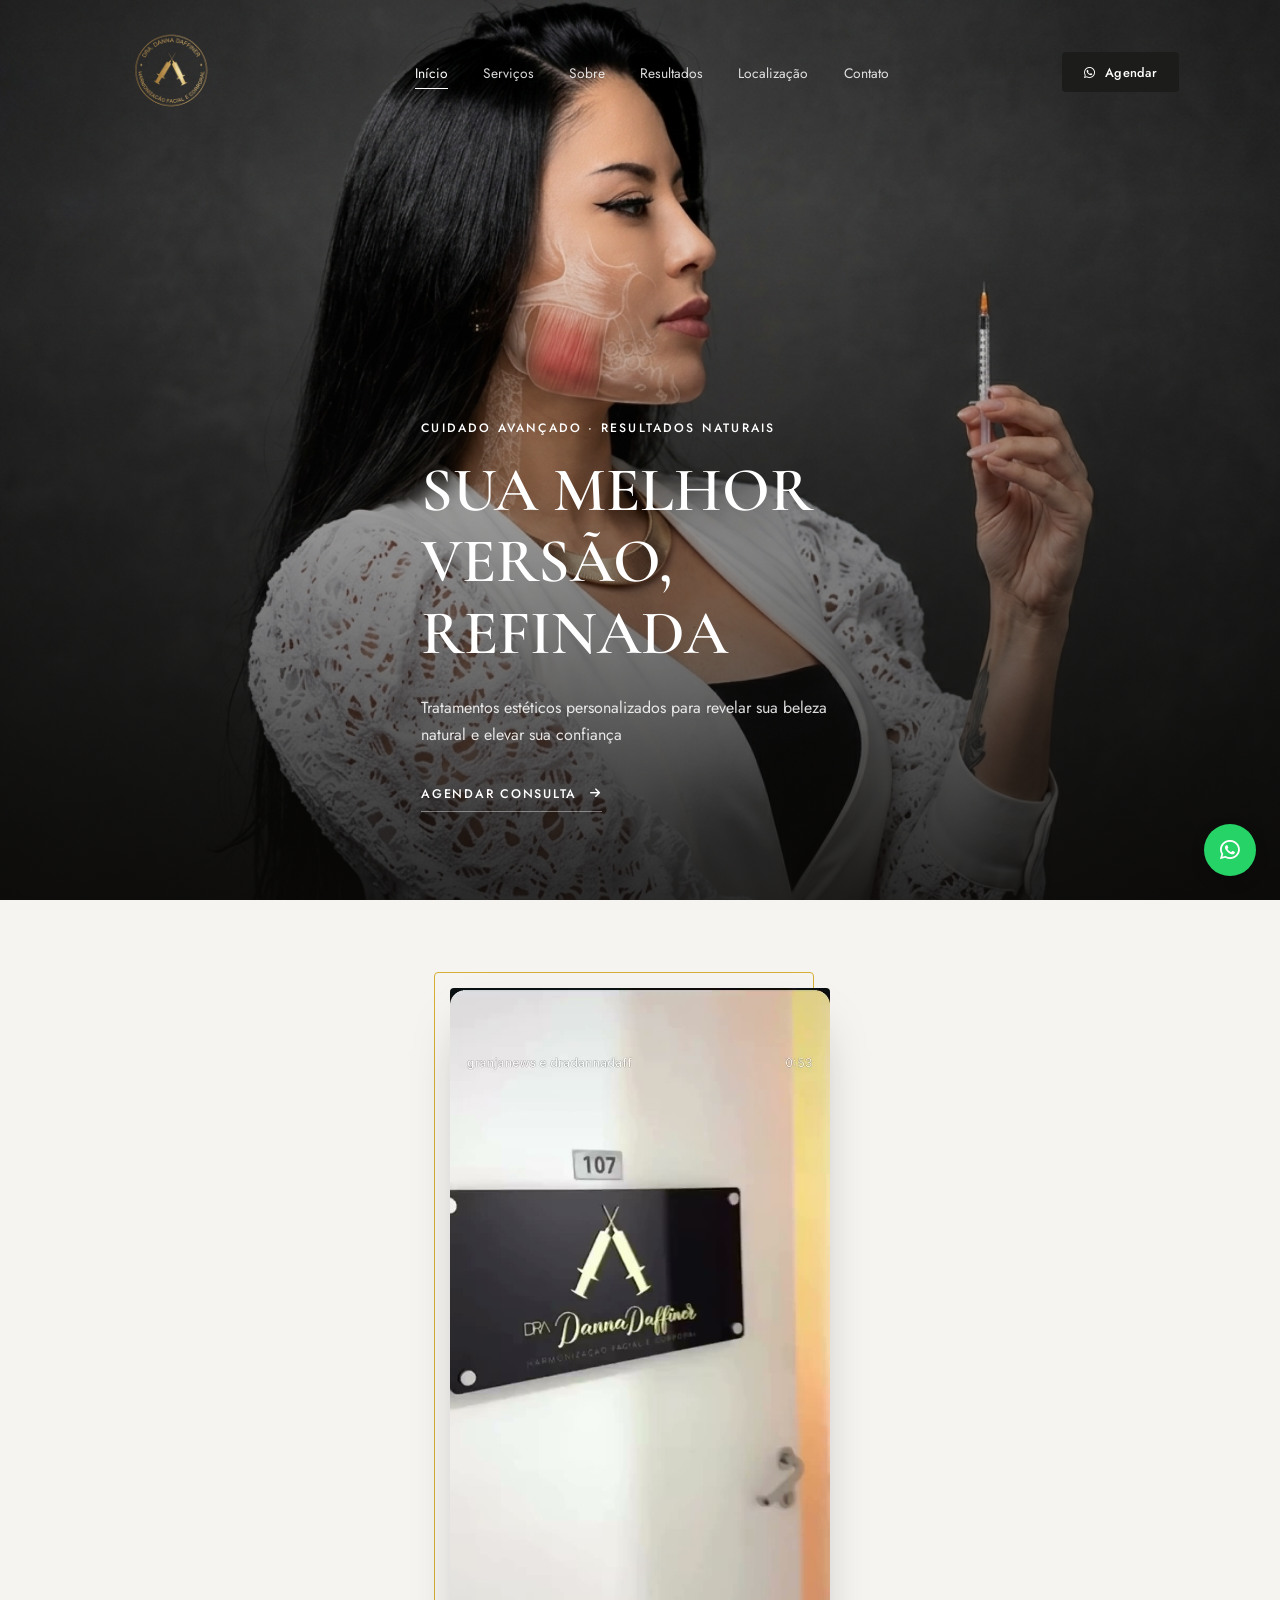
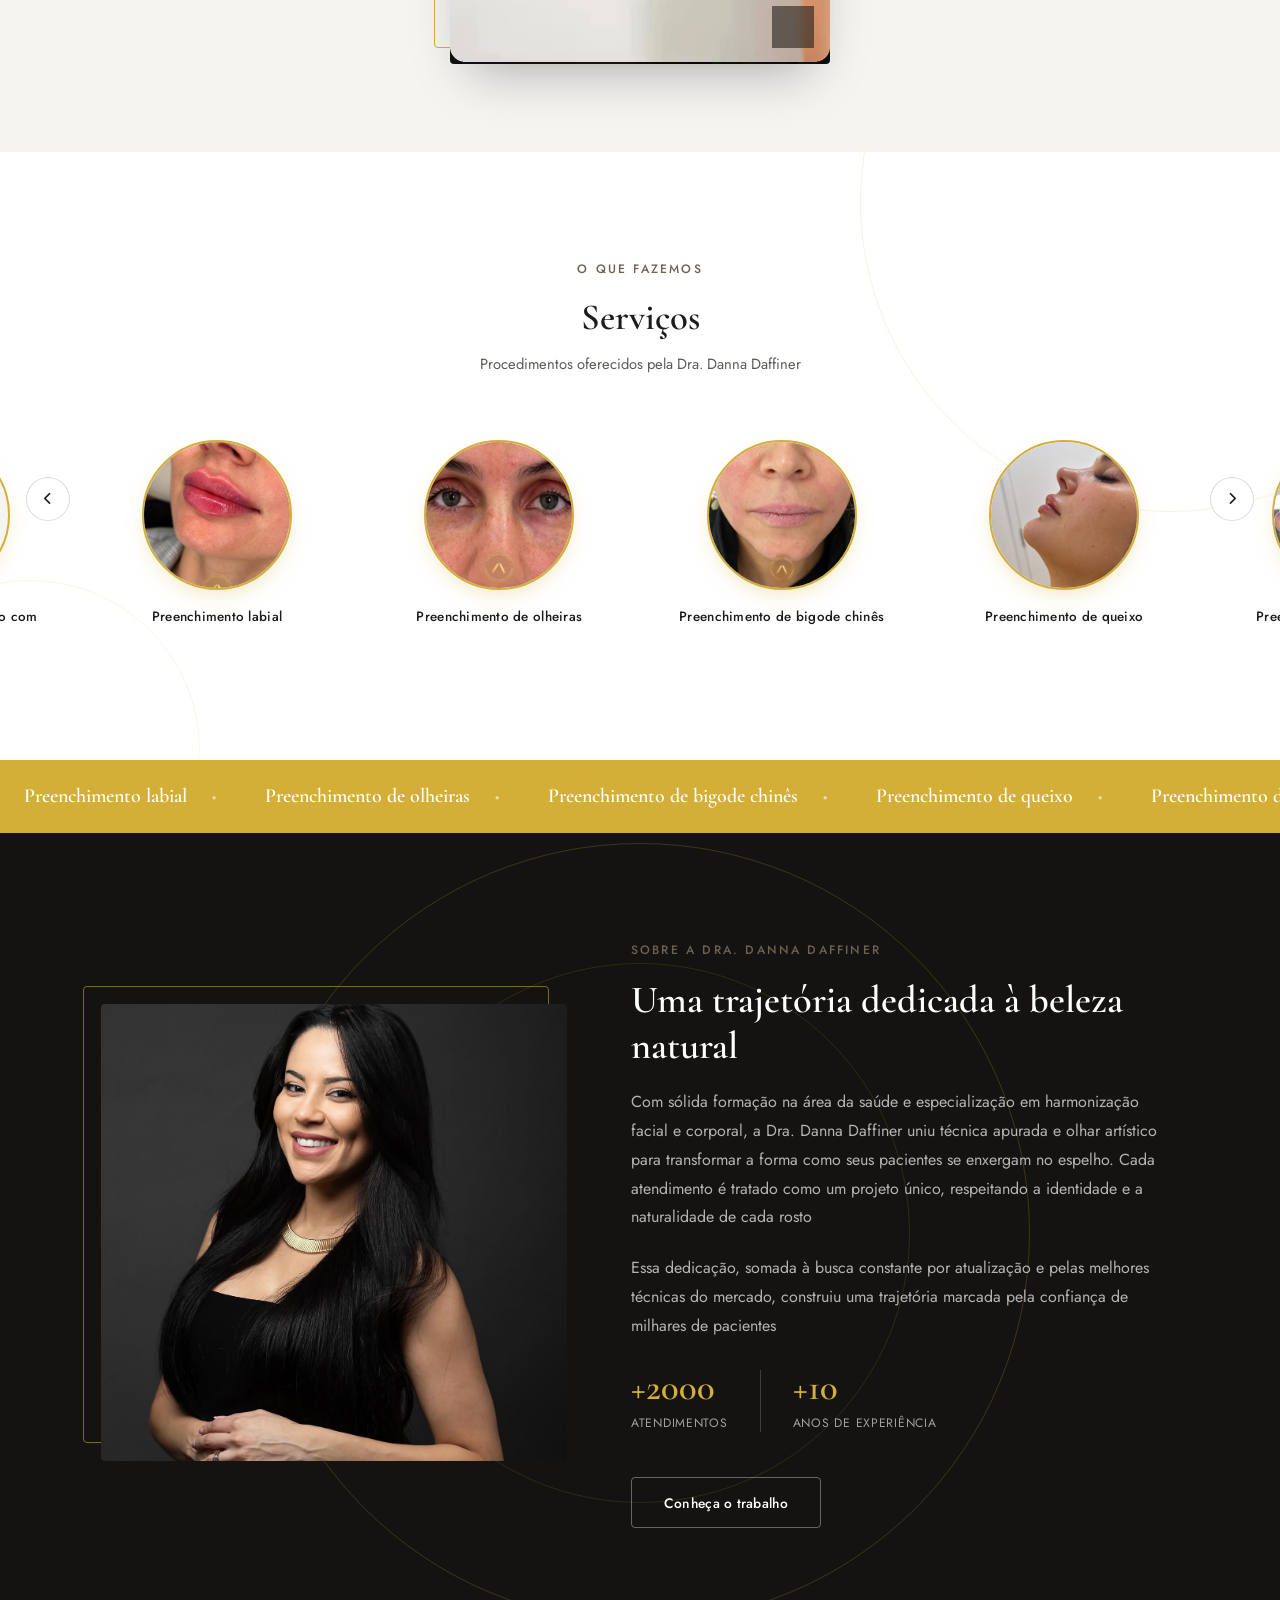
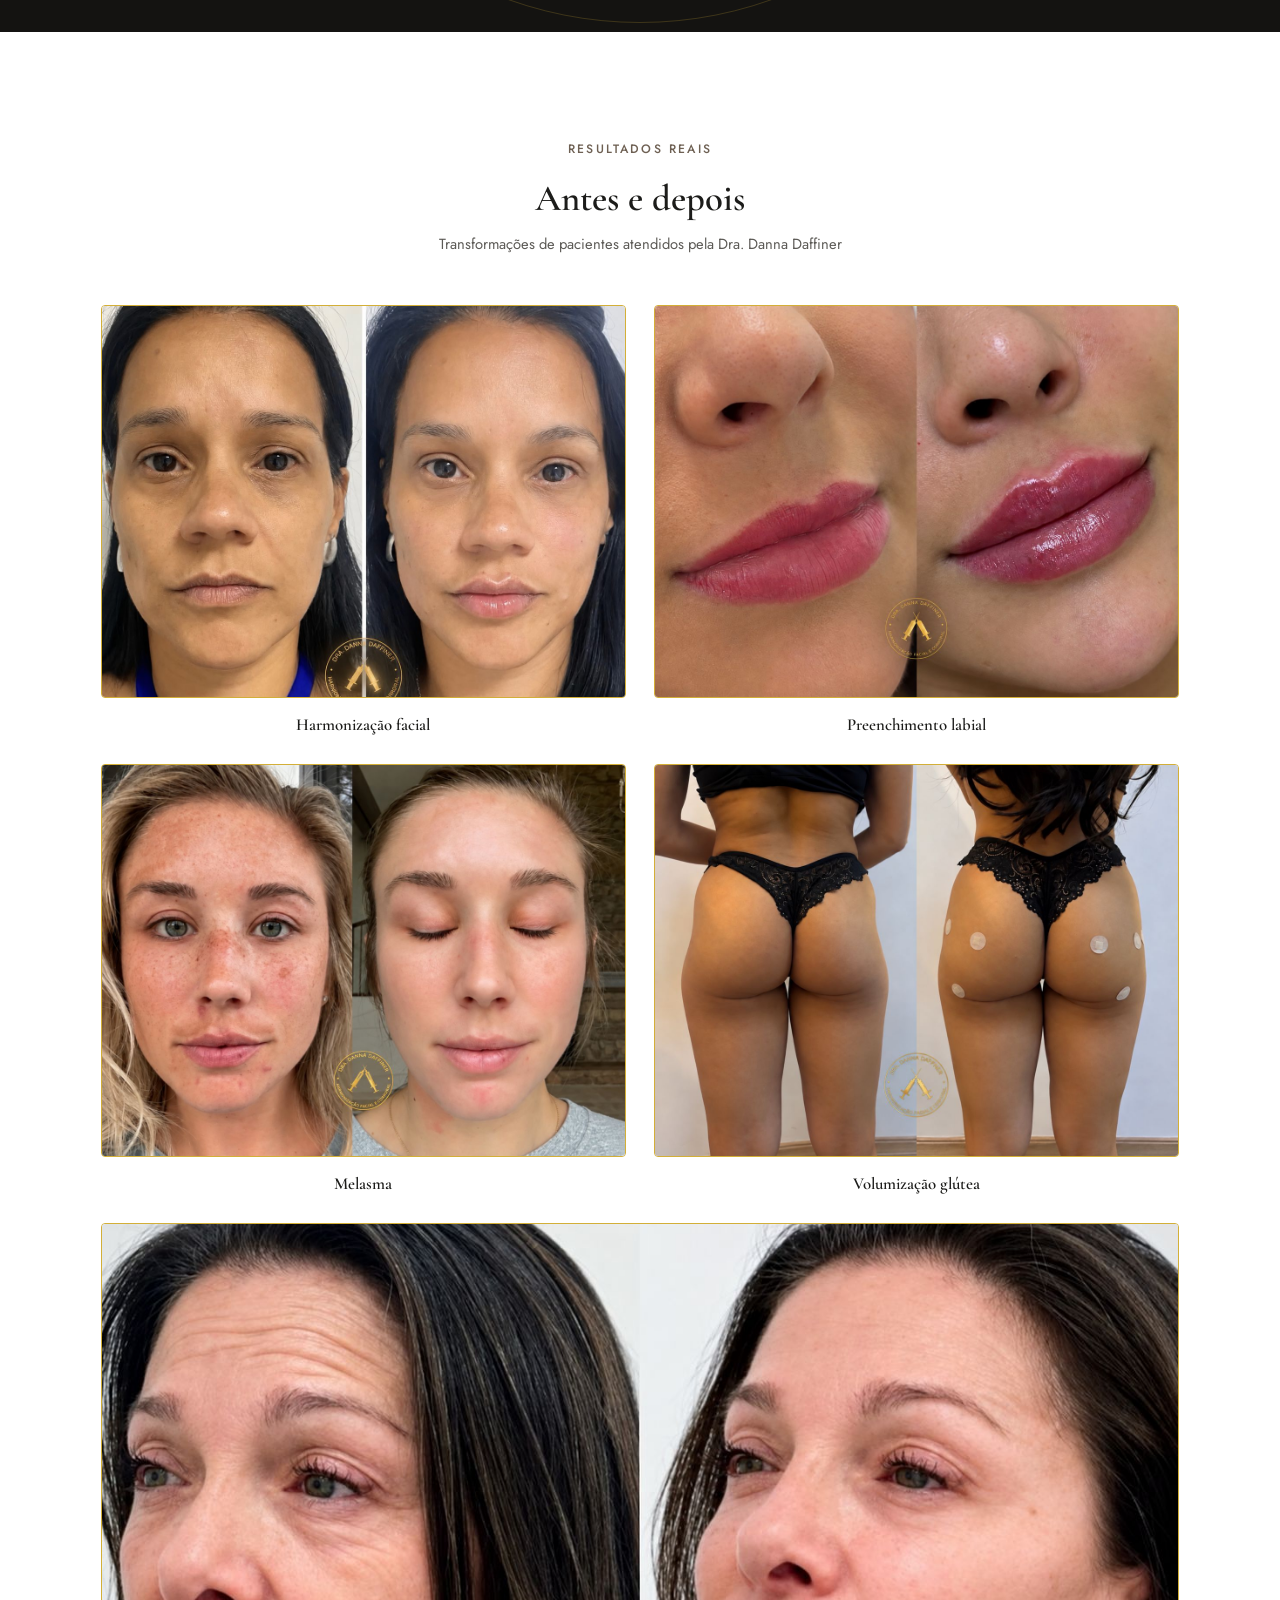
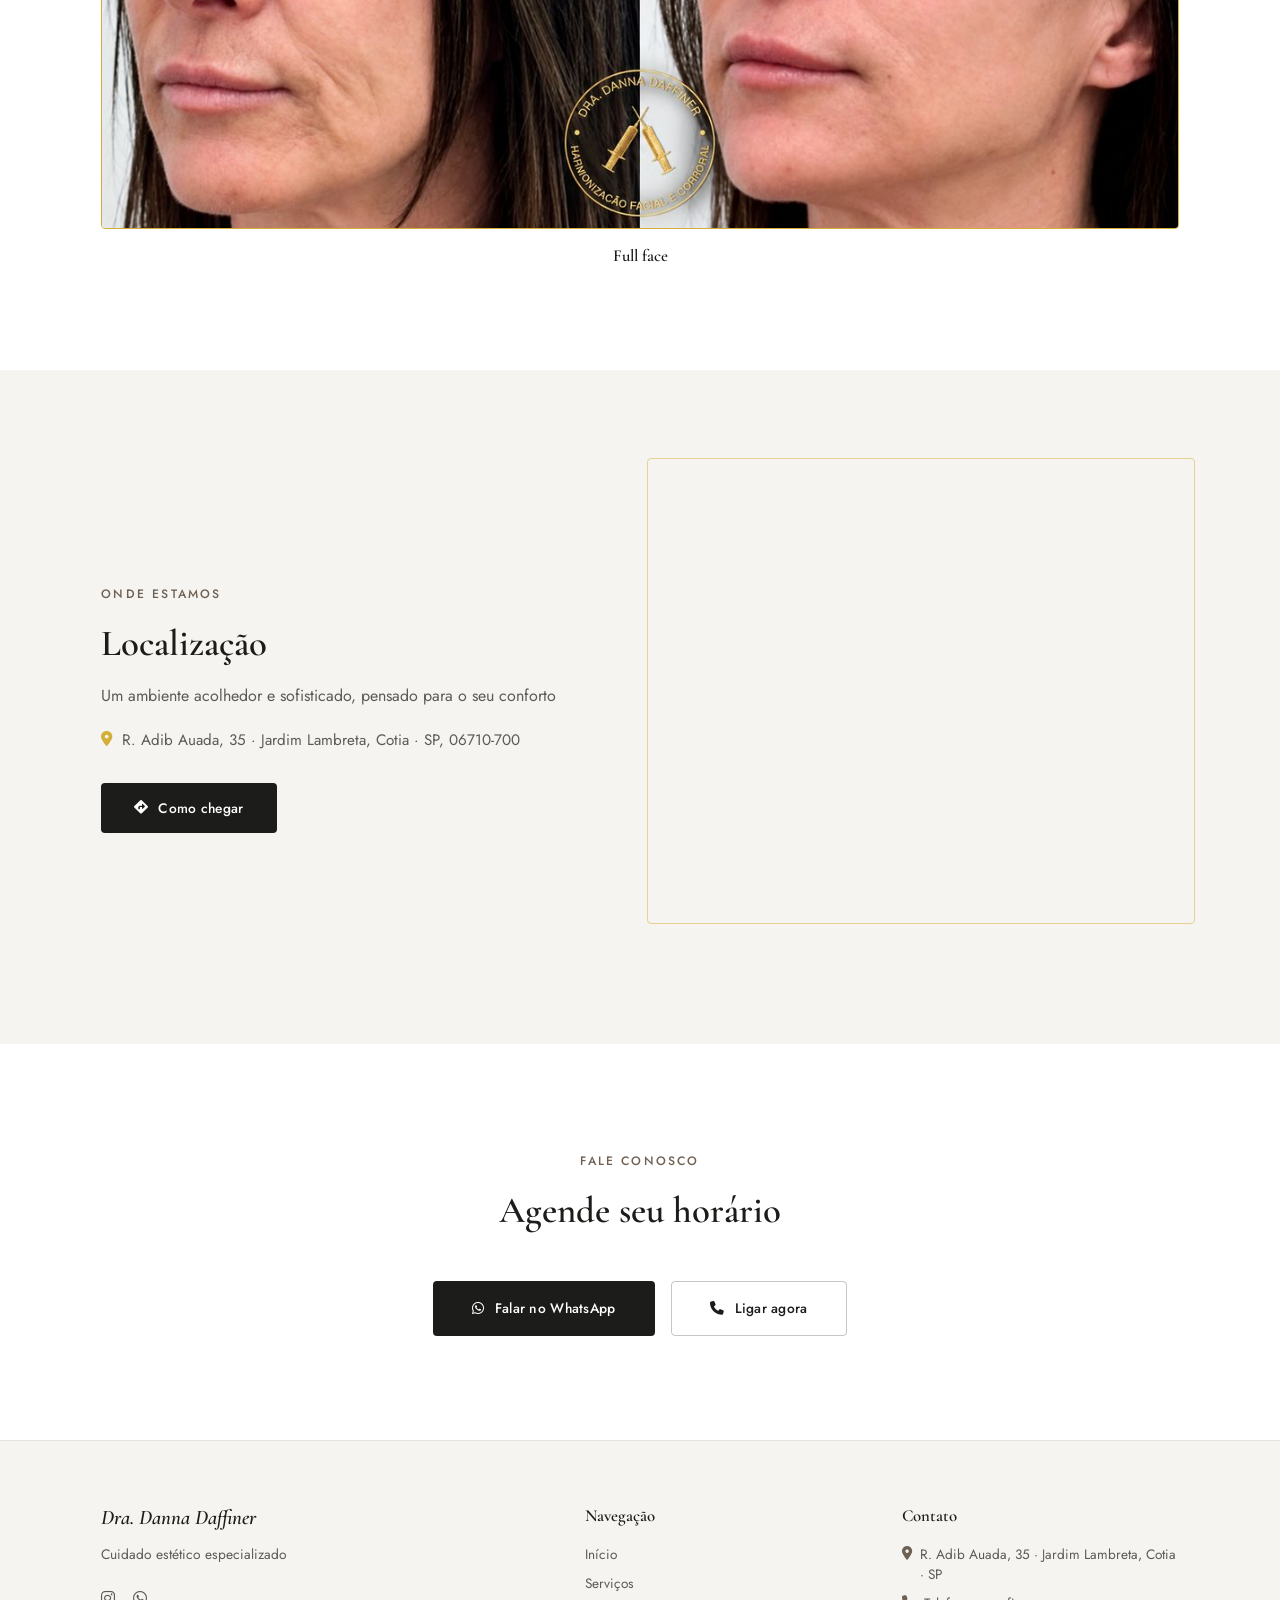
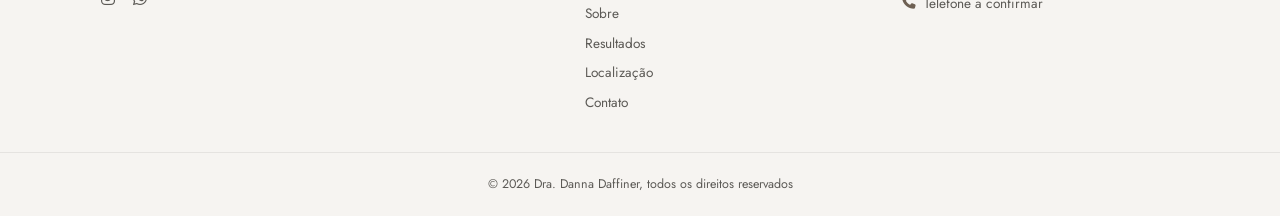
<file: index.html>
<!DOCTYPE html>
<html lang="pt-BR">
<head>
<meta charset="UTF-8">
<meta name="viewport" content="width=device-width, initial-scale=1.0">
<title>Dra. Danna Daffiner | Estética</title>
<meta name="description" content="Dra. Danna Daffiner, cuidado estético especializado">

<link rel="preconnect" href="https://fonts.googleapis.com">
<link rel="preconnect" href="https://fonts.gstatic.com" crossorigin>
<link href="https://fonts.googleapis.com/css2?family=Cormorant+Garamond:wght@400;500;600;700&family=Jost:wght@300;400;500;600&display=swap" rel="stylesheet">

<link rel="stylesheet" href="https://cdnjs.cloudflare.com/ajax/libs/font-awesome/6.5.1/css/all.min.css">
<link rel="stylesheet" href="https://unpkg.com/aos@2.3.4/dist/aos.css">

<link rel="stylesheet" href="css/style.css">
</head>
<body>

<!-- ===== Header ===== -->
<header class="site-header" id="siteHeader">
  <div class="container header-inner">
    <a href="#inicio" class="brand">
      <img src="assets/logo-badge.png" alt="Dra. Danna Daffiner, harmonização facial e corporal" class="brand-logo">
    </a>

    <nav class="main-nav" id="mainNav">
      <ul>
        <li><a href="#inicio" class="active">Início</a></li>
        <li><a href="#servicos">Serviços</a></li>
        <li><a href="#sobre">Sobre</a></li>
        <li><a href="#resultados">Resultados</a></li>
        <li><a href="#localizacao">Localização</a></li>
        <li><a href="#contato">Contato</a></li>
      </ul>
    </nav>

    <div class="header-actions">
      <a href="https://wa.me/5500000000000" target="_blank" rel="noopener" class="btn btn-primary header-cta">
        <i class="fa-brands fa-whatsapp"></i>
        <span>Agendar</span>
      </a>
      <button class="nav-toggle" id="navToggle" aria-label="Abrir menu">
        <span></span><span></span><span></span>
      </button>
    </div>
  </div>

  <nav class="mobile-nav" id="mobileNav">
    <ul>
      <li><a href="#inicio">Início</a></li>
      <li><a href="#servicos">Serviços</a></li>
      <li><a href="#sobre">Sobre</a></li>
      <li><a href="#resultados">Resultados</a></li>
      <li><a href="#localizacao">Localização</a></li>
      <li><a href="#contato">Contato</a></li>
    </ul>
  </nav>
</header>

<main>

  <!-- ===== Hero ===== -->
  <section class="hero" id="inicio" style="background-image:url('assets/Danna.jpg')">
    <div class="container hero-inner">
      <span class="kicker" data-aos="fade-up">Cuidado avançado &middot; Resultados naturais</span>
      <h1 data-aos="fade-up" data-aos-delay="100">Sua melhor<br>versão, refinada</h1>
      <p data-aos="fade-up" data-aos-delay="200">Tratamentos estéticos personalizados para revelar sua beleza natural e elevar sua confiança</p>
      <a href="https://wa.me/5500000000000" target="_blank" rel="noopener" class="hero-cta" data-aos="fade-up" data-aos-delay="300">
        <span>Agendar consulta</span>
        <i class="fa-solid fa-arrow-right"></i>
      </a>
    </div>
  </section>

  <!-- ===== Vídeo ===== -->
  <section class="video-section">
    <div class="container">
      <div class="video-wrap" data-aos="fade-up">
        <div class="video-frame"></div>
        <video
          class="video-player"
          id="heroVideo"
          src="assets/IMG_1367_web.mp4"
          poster="assets/video-poster.jpg"
          autoplay muted loop playsinline>
        </video>
        <button class="video-sound" id="videoSoundToggle" aria-label="Ativar som do vídeo">
          <i class="fa-solid fa-volume-xmark"></i>
        </button>
      </div>
    </div>
  </section>

  <!-- ===== Serviços ===== -->
  <section class="servicos" id="servicos">
    <div class="container">
      <div class="section-head" data-aos="fade-up">
        <span class="kicker">O que fazemos</span>
        <h2>Serviços</h2>
        <p class="section-sub">Procedimentos oferecidos pela Dra. Danna Daffiner</p>
      </div>
    </div>

    <div class="servicos-carousel" data-aos="fade-up">
      <button class="carousel-arrow carousel-prev" id="carouselPrev" aria-label="Procedimento anterior">
        <i class="fa-solid fa-chevron-left"></i>
      </button>

      <div class="servicos-track" id="servicosTrack">
        <div class="servico-item">
          <div class="servico-circle"><img src="assets/svc-labial.jpg" alt="Preenchimento labial" loading="lazy"></div>
          <span class="servico-nome">Preenchimento labial</span>
        </div>
        <div class="servico-item">
          <div class="servico-circle"><img src="assets/svc-olheira.jpg" alt="Preenchimento de olheiras" loading="lazy"></div>
          <span class="servico-nome">Preenchimento de olheiras</span>
        </div>
        <div class="servico-item">
          <div class="servico-circle"><img src="assets/svc-bigode-chines.jpg" alt="Preenchimento de bigode chinês" loading="lazy"></div>
          <span class="servico-nome">Preenchimento de bigode chinês</span>
        </div>
        <div class="servico-item">
          <div class="servico-circle"><img src="assets/svc-queixo.jpg" alt="Preenchimento de queixo" loading="lazy"></div>
          <span class="servico-nome">Preenchimento de queixo</span>
        </div>
        <div class="servico-item">
          <div class="servico-circle"><img src="assets/svc-mandibula.jpg" alt="Preenchimento de mandíbula" loading="lazy"></div>
          <span class="servico-nome">Preenchimento de mandíbula</span>
        </div>
        <div class="servico-item">
          <div class="servico-circle"><img src="assets/svc-botox.jpg" alt="Botox facial" loading="lazy"></div>
          <span class="servico-nome">Botox facial</span>
        </div>
        <div class="servico-item">
          <div class="servico-circle"><img src="assets/svc-botox-axila.jpg" alt="Botox axila" loading="lazy"></div>
          <span class="servico-nome">Botox axila</span>
        </div>
        <div class="servico-item">
          <div class="servico-circle"><img src="assets/svc-botox-gengival.jpg" alt="Botox gengival" loading="lazy"></div>
          <span class="servico-nome">Botox gengival</span>
        </div>
        <div class="servico-item">
          <div class="servico-circle"><i class="fa-regular fa-image"></i></div>
          <span class="servico-nome">Botox Nefertiti</span>
        </div>
        <div class="servico-item">
          <div class="servico-circle"><img src="assets/svc-bioestimulador-facial.jpg" alt="Bioestimulador de colágeno facial" loading="lazy"></div>
          <span class="servico-nome">Bioestimulador de colágeno facial</span>
        </div>
        <div class="servico-item">
          <div class="servico-circle"><i class="fa-regular fa-image"></i></div>
          <span class="servico-nome">Bioestimulador de colágeno pescoço</span>
        </div>
        <div class="servico-item">
          <div class="servico-circle"><img src="assets/svc-bioestimulador-corporal.jpg" alt="Bioestimulador de colágeno corporal" loading="lazy"></div>
          <span class="servico-nome">Bioestimulador de colágeno corporal</span>
        </div>
        <div class="servico-item">
          <div class="servico-circle"><img src="assets/svc-fullface.jpg" alt="Full face" loading="lazy"></div>
          <span class="servico-nome">Full face</span>
        </div>
        <div class="servico-item">
          <div class="servico-circle"><i class="fa-regular fa-image"></i></div>
          <span class="servico-nome">Harmonização facial feminina</span>
        </div>
        <div class="servico-item">
          <div class="servico-circle"><img src="assets/svc-harmonizacao-masculina.jpg" alt="Harmonização facial masculina" loading="lazy"></div>
          <span class="servico-nome">Harmonização facial masculina</span>
        </div>
        <div class="servico-item">
          <div class="servico-circle"><i class="fa-regular fa-image"></i></div>
          <span class="servico-nome">Peeling 3D</span>
        </div>
        <div class="servico-item">
          <div class="servico-circle"><img src="assets/svc-ultraformer.jpg" alt="Ultraformer" loading="lazy"></div>
          <span class="servico-nome">Ultraformer</span>
        </div>
        <div class="servico-item">
          <div class="servico-circle"><img src="assets/svc-melasma.jpg" alt="Melasma" loading="lazy"></div>
          <span class="servico-nome">Melasma</span>
        </div>
        <div class="servico-item">
          <div class="servico-circle"><img src="assets/svc-enzimas.jpg" alt="Enzimas" loading="lazy"></div>
          <span class="servico-nome">Aplicação de enzimas (qualquer região)</span>
        </div>
        <div class="servico-item">
          <div class="servico-circle"><img src="assets/svc-tricologia.jpg" alt="Tricologia" loading="lazy"></div>
          <span class="servico-nome">Tricologia</span>
        </div>
        <div class="servico-item">
          <div class="servico-circle"><i class="fa-regular fa-image"></i></div>
          <span class="servico-nome">PDRN</span>
        </div>
        <div class="servico-item">
          <div class="servico-circle"><i class="fa-regular fa-image"></i></div>
          <span class="servico-nome">Fios de sustentação Silhouette</span>
        </div>
        <div class="servico-item">
          <div class="servico-circle"><img src="assets/svc-profhilo.jpg" alt="Profhilo" loading="lazy"></div>
          <span class="servico-nome">Profhilo</span>
        </div>
        <div class="servico-item">
          <div class="servico-circle"><i class="fa-regular fa-image"></i></div>
          <span class="servico-nome">Relaxamento muscular</span>
        </div>
        <div class="servico-item">
          <div class="servico-circle"><img src="assets/svc-gluteo.jpg" alt="Preenchimento de glúteos" loading="lazy"></div>
          <span class="servico-nome">Preenchimento de glúteos</span>
        </div>
        <div class="servico-item">
          <div class="servico-circle"><i class="fa-regular fa-image"></i></div>
          <span class="servico-nome">Volumização com ácido hialurônico</span>
        </div>
        <div class="servico-item">
          <div class="servico-circle"><i class="fa-regular fa-image"></i></div>
          <span class="servico-nome">Remoção de preenchimento com hialuronidase</span>
        </div>
      </div>

      <button class="carousel-arrow carousel-next" id="carouselNext" aria-label="Próximo procedimento">
        <i class="fa-solid fa-chevron-right"></i>
      </button>
    </div>
  </section>

  <!-- ===== Marquee de procedimentos ===== -->
  <div class="procedimentos-marquee" aria-hidden="true">
    <div class="marquee-track">
      <span class="marquee-group">
        <span>Preenchimento labial</span>
        <span>Preenchimento de olheiras</span>
        <span>Preenchimento de bigode chinês</span>
        <span>Preenchimento de queixo</span>
        <span>Preenchimento de mandíbula</span>
        <span>Botox facial</span>
        <span>Botox axila</span>
        <span>Botox gengival</span>
        <span>Botox Nefertiti</span>
        <span>Bioestimulador de colágeno</span>
        <span>Full face</span>
        <span>Harmonização facial feminina</span>
        <span>Harmonização facial masculina</span>
        <span>Peeling 3D</span>
        <span>Ultraformer</span>
        <span>Melasma</span>
        <span>Enzimas</span>
        <span>Tricologia</span>
        <span>PDRN</span>
        <span>Fios de sustentação Silhouette</span>
        <span>Profhilo</span>
        <span>Relaxamento muscular</span>
        <span>Preenchimento de glúteos</span>
        <span>Ácido hialurônico</span>
        <span>Remoção de preenchimento com hialuronidase</span>
      </span>
      <span class="marquee-group">
        <span>Preenchimento labial</span>
        <span>Preenchimento de olheiras</span>
        <span>Preenchimento de bigode chinês</span>
        <span>Preenchimento de queixo</span>
        <span>Preenchimento de mandíbula</span>
        <span>Botox facial</span>
        <span>Botox axila</span>
        <span>Botox gengival</span>
        <span>Botox Nefertiti</span>
        <span>Bioestimulador de colágeno</span>
        <span>Full face</span>
        <span>Harmonização facial feminina</span>
        <span>Harmonização facial masculina</span>
        <span>Peeling 3D</span>
        <span>Ultraformer</span>
        <span>Melasma</span>
        <span>Enzimas</span>
        <span>Tricologia</span>
        <span>PDRN</span>
        <span>Fios de sustentação Silhouette</span>
        <span>Profhilo</span>
        <span>Relaxamento muscular</span>
        <span>Preenchimento de glúteos</span>
        <span>Ácido hialurônico</span>
        <span>Remoção de preenchimento com hialuronidase</span>
      </span>
    </div>
  </div>

  <!-- ===== Sobre ===== -->
  <section class="sobre" id="sobre">
    <div class="container sobre-inner">
      <div class="sobre-media" data-aos="fade-up">
        <div class="sobre-frame"></div>
        <img src="assets/Danna3.PNG" alt="Dra. Danna Daffiner">
      </div>

      <div class="sobre-content">
        <span class="kicker" data-aos="fade-up">Sobre a Dra. Danna Daffiner</span>
        <h2 data-aos="fade-up" data-aos-delay="100">Uma trajetória dedicada à beleza natural</h2>
        <p data-aos="fade-up" data-aos-delay="200">Com sólida formação na área da saúde e especialização em harmonização facial e corporal, a Dra. Danna Daffiner uniu técnica apurada e olhar artístico para transformar a forma como seus pacientes se enxergam no espelho. Cada atendimento é tratado como um projeto único, respeitando a identidade e a naturalidade de cada rosto</p>
        <p data-aos="fade-up" data-aos-delay="300">Essa dedicação, somada à busca constante por atualização e pelas melhores técnicas do mercado, construiu uma trajetória marcada pela confiança de milhares de pacientes</p>

        <div class="sobre-stats" data-aos="fade-up" data-aos-delay="400">
          <div class="sobre-stat">
            <strong>+2000</strong>
            <span>Atendimentos</span>
          </div>
          <div class="sobre-stat-divider"></div>
          <div class="sobre-stat">
            <strong>+10</strong>
            <span>Anos de experiência</span>
          </div>
        </div>

        <a href="#contato" class="btn btn-outline" data-aos="fade-up" data-aos-delay="500">
          <span>Conheça o trabalho</span>
        </a>
      </div>
    </div>
  </section>

  <!-- ===== Antes e Depois ===== -->
  <section class="resultados" id="resultados">
    <div class="container">
      <div class="section-head" data-aos="fade-up">
        <span class="kicker">Resultados reais</span>
        <h2>Antes e depois</h2>
        <p class="section-sub">Transformações de pacientes atendidos pela Dra. Danna Daffiner</p>
      </div>

      <div class="resultados-grid">
        <div class="resultado-item" data-aos="fade-up" data-aos-delay="0">
          <img src="assets/antd_harmonização facial.jpg" alt="Antes e depois de harmonização facial">
          <span class="resultado-nome">Harmonização facial</span>
        </div>
        <div class="resultado-item" data-aos="fade-up" data-aos-delay="100">
          <img src="assets/antd_preenchimento labial.jpg" alt="Antes e depois de preenchimento labial">
          <span class="resultado-nome">Preenchimento labial</span>
        </div>
        <div class="resultado-item" data-aos="fade-up" data-aos-delay="200">
          <img src="assets/antd_Melasma.jpg" alt="Antes e depois de tratamento de melasma">
          <span class="resultado-nome">Melasma</span>
        </div>
        <div class="resultado-item" data-aos="fade-up" data-aos-delay="300">
          <img src="assets/antd_volumização glútea.jpg" alt="Antes e depois de volumização glútea">
          <span class="resultado-nome">Volumização glútea</span>
        </div>
        <div class="resultado-item" data-aos="fade-up" data-aos-delay="400">
          <img src="assets/antd_full face.jpg" alt="Antes e depois de full face">
          <span class="resultado-nome">Full face</span>
        </div>
      </div>
    </div>
  </section>

  <!-- ===== Localização ===== -->
  <section class="localizacao" id="localizacao">
    <div class="container localizacao-inner">
      <div class="localizacao-content" data-aos="fade-up">
        <span class="kicker">Onde estamos</span>
        <h2>Localização</h2>
        <p>Um ambiente acolhedor e sofisticado, pensado para o seu conforto</p>
        <p class="localizacao-endereco">
          <i class="fa-solid fa-location-dot"></i>
          R. Adib Auada, 35 &middot; Jardim Lambreta, Cotia &middot; SP, 06710&#8209;700
        </p>
        <a href="https://www.google.com/maps/place/R.+Adib+Auada,+35+-+Jardim+Lambreta,+Cotia+-+SP,+06710-700/@-23.5927745,-46.8340547,17z/data=!3m1!4b1!4m6!3m5!1s0x94cfaab0b6d28b71:0x5ccc860efebb8f0e!8m2!3d-23.5927745!4d-46.8340547!16s%2Fg%2F11sn00ng99?entry=ttu"
           target="_blank" rel="noopener" class="btn btn-primary">
          <i class="fa-solid fa-diamond-turn-right"></i>
          <span>Como chegar</span>
        </a>
      </div>

      <div class="localizacao-mapa" data-aos="fade-up" data-aos-delay="150">
        <div class="localizacao-frame"></div>
        <div class="localizacao-mapa-inner">
          <iframe
            src="https://www.google.com/maps?q=R.+Adib+Auada,+35+-+Jardim+Lambreta,+Cotia+-+SP,+06710-700&output=embed"
            width="100%" height="100%" style="border:0" allowfullscreen loading="lazy"
            referrerpolicy="no-referrer-when-downgrade" title="Localização da Dra. Danna Daffiner no mapa">
          </iframe>
        </div>
      </div>
    </div>
  </section>

  <!-- ===== Contato ===== -->
  <section class="contato" id="contato">
    <div class="container">
      <div class="section-head" data-aos="fade-up">
        <span class="kicker">Fale conosco</span>
        <h2>Agende seu horário</h2>
      </div>
      <div class="contato-actions" data-aos="fade-up" data-aos-delay="100">
        <a href="https://wa.me/5500000000000" target="_blank" rel="noopener" class="btn btn-primary btn-lg">
          <i class="fa-brands fa-whatsapp"></i>
          <span>Falar no WhatsApp</span>
        </a>
        <a href="tel:+5500000000000" class="btn btn-outline btn-lg">
          <i class="fa-solid fa-phone"></i>
          <span>Ligar agora</span>
        </a>
      </div>
    </div>
  </section>
</main>

<!-- ===== Footer ===== -->
<footer class="site-footer">
  <div class="container footer-inner">
    <div class="footer-brand">
      <span class="footer-logo">Dra. Danna Daffiner</span>
      <p>Cuidado estético especializado</p>
      <div class="footer-social">
        <a href="#" aria-label="Instagram"><i class="fa-brands fa-instagram"></i></a>
        <a href="https://wa.me/5500000000000" aria-label="WhatsApp"><i class="fa-brands fa-whatsapp"></i></a>
      </div>
    </div>

    <div class="footer-col">
      <h4>Navegação</h4>
      <ul>
        <li><a href="#inicio">Início</a></li>
        <li><a href="#servicos">Serviços</a></li>
        <li><a href="#sobre">Sobre</a></li>
        <li><a href="#resultados">Resultados</a></li>
        <li><a href="#localizacao">Localização</a></li>
        <li><a href="#contato">Contato</a></li>
      </ul>
    </div>

    <div class="footer-col">
      <h4>Contato</h4>
      <ul>
        <li><i class="fa-solid fa-location-dot"></i> R. Adib Auada, 35 &middot; Jardim Lambreta, Cotia &middot; SP</li>
        <li><i class="fa-solid fa-phone"></i> Telefone a confirmar</li>
      </ul>
    </div>
  </div>
  <div class="footer-bottom">
    <p>&copy; <span id="year"></span> Dra. Danna Daffiner, todos os direitos reservados</p>
  </div>
</footer>

<a href="https://wa.me/5500000000000" target="_blank" rel="noopener" class="whatsapp-float" aria-label="WhatsApp">
  <i class="fa-brands fa-whatsapp"></i>
</a>

<script src="https://unpkg.com/aos@2.3.4/dist/aos.js"></script>
<script src="js/main.js"></script>
</body>
</html>
</file>
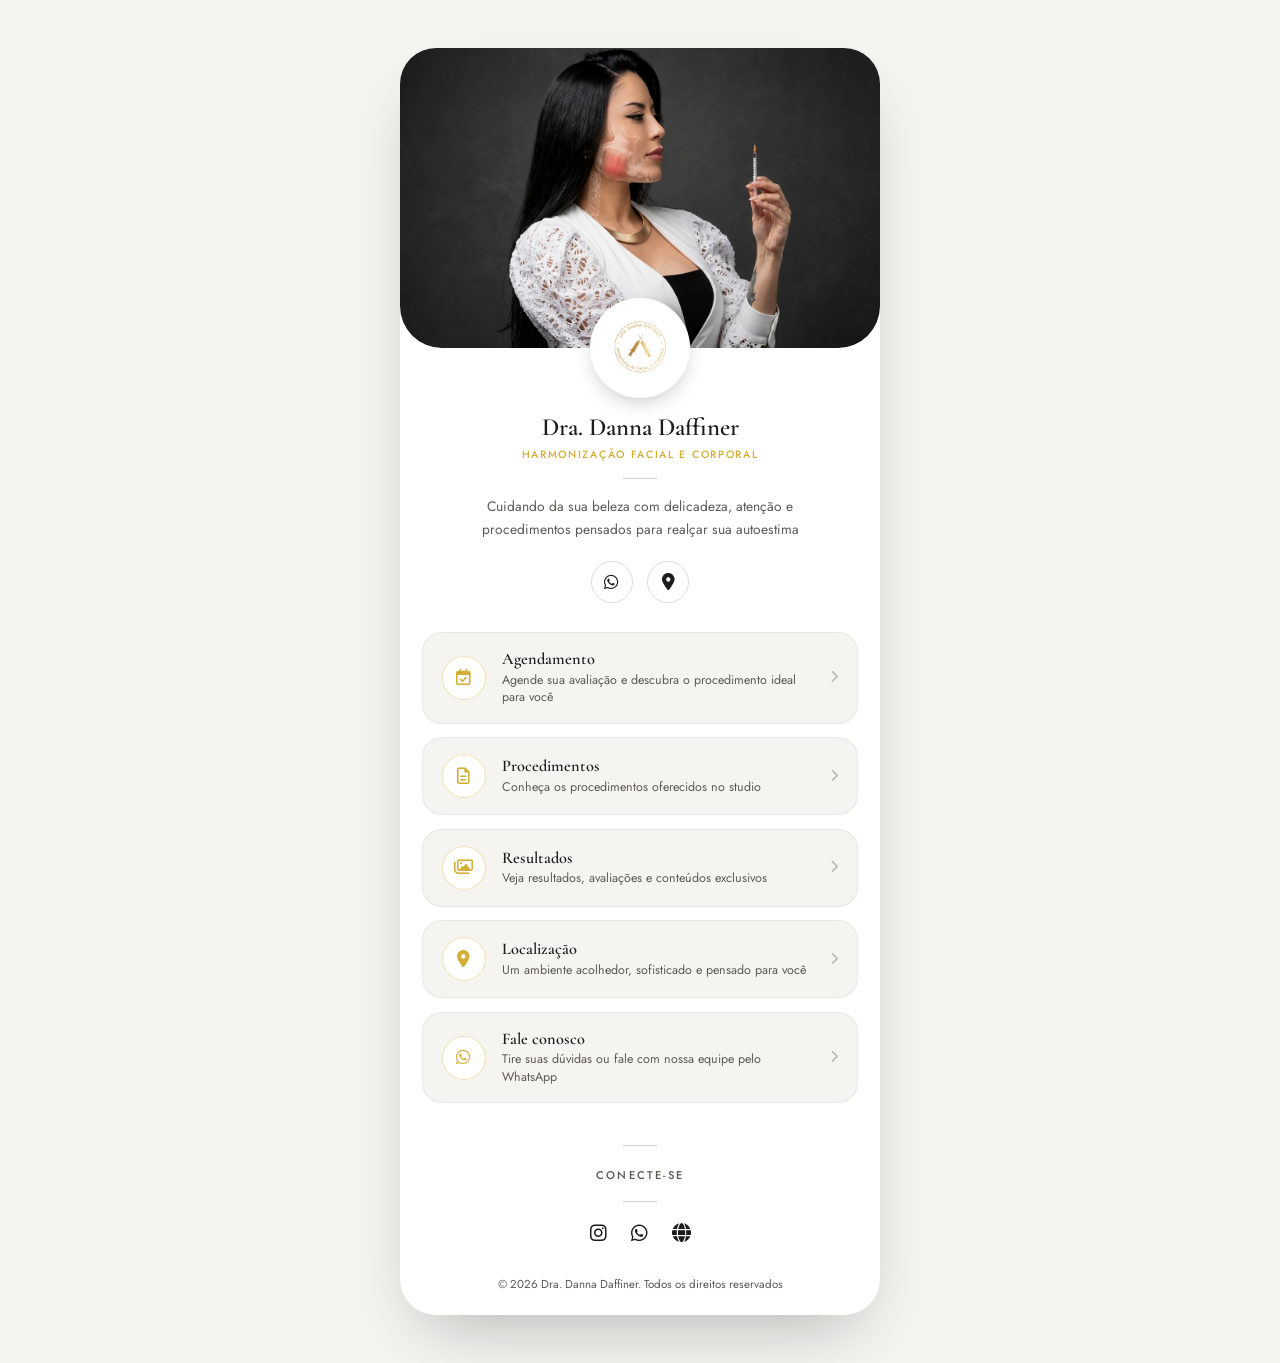
<file: link-bio/index.html>
<!DOCTYPE html>
<html lang="pt-BR">
<head>
<meta charset="UTF-8">
<meta name="viewport" content="width=device-width, initial-scale=1.0">
<title>Dra. Danna Daffiner | Link na bio</title>
<meta name="description" content="Todos os links da Dra. Danna Daffiner em um só lugar">

<link rel="preconnect" href="https://fonts.googleapis.com">
<link rel="preconnect" href="https://fonts.gstatic.com" crossorigin>
<link href="https://fonts.googleapis.com/css2?family=Cormorant+Garamond:wght@400;500;600;700&family=Jost:wght@300;400;500;600&display=swap" rel="stylesheet">

<link rel="stylesheet" href="https://cdnjs.cloudflare.com/ajax/libs/font-awesome/6.5.1/css/all.min.css">

<link rel="stylesheet" href="../css/style.css">
<link rel="stylesheet" href="../css/link-bio.css">
</head>
<body class="linkbio-body">

<main class="linkbio">
  <div class="linkbio-photo">
    <img src="../assets/Danna.jpg" alt="Dra. Danna Daffiner">
  </div>

  <div class="linkbio-brand">
    <img src="../assets/logo-badge.png" alt="Dra. Danna Daffiner" class="linkbio-logo">
    <h1 class="linkbio-name">Dra. Danna Daffiner</h1>
    <span class="linkbio-sub">Harmonização facial e corporal</span>
    <div class="linkbio-divider"></div>
    <p class="linkbio-tagline">Cuidando da sua beleza com delicadeza, atenção e procedimentos pensados para realçar sua autoestima</p>

    <div class="linkbio-quicklinks">
      <a href="https://wa.me/5500000000000" target="_blank" rel="noopener" aria-label="WhatsApp"><i class="fa-brands fa-whatsapp"></i></a>
      <a href="#" target="_blank" rel="noopener" aria-label="Localização"><i class="fa-solid fa-location-dot"></i></a>
    </div>
  </div>

  <nav class="linkbio-links">
    <a class="linkbio-item" href="../index.html#contato">
      <span class="linkbio-icon"><i class="fa-regular fa-calendar-check"></i></span>
      <span class="linkbio-text">
        <strong>Agendamento</strong>
        <small>Agende sua avaliação e descubra o procedimento ideal para você</small>
      </span>
      <i class="fa-solid fa-chevron-right linkbio-chevron"></i>
    </a>

    <a class="linkbio-item" href="../index.html#servicos">
      <span class="linkbio-icon"><i class="fa-regular fa-file-lines"></i></span>
      <span class="linkbio-text">
        <strong>Procedimentos</strong>
        <small>Conheça os procedimentos oferecidos no studio</small>
      </span>
      <i class="fa-solid fa-chevron-right linkbio-chevron"></i>
    </a>

    <a class="linkbio-item" href="../index.html#resultados">
      <span class="linkbio-icon"><i class="fa-regular fa-images"></i></span>
      <span class="linkbio-text">
        <strong>Resultados</strong>
        <small>Veja resultados, avaliações e conteúdos exclusivos</small>
      </span>
      <i class="fa-solid fa-chevron-right linkbio-chevron"></i>
    </a>

    <a class="linkbio-item" href="#">
      <span class="linkbio-icon"><i class="fa-solid fa-location-dot"></i></span>
      <span class="linkbio-text">
        <strong>Localização</strong>
        <small>Um ambiente acolhedor, sofisticado e pensado para você</small>
      </span>
      <i class="fa-solid fa-chevron-right linkbio-chevron"></i>
    </a>

    <a class="linkbio-item" href="https://wa.me/5500000000000" target="_blank" rel="noopener">
      <span class="linkbio-icon"><i class="fa-brands fa-whatsapp"></i></span>
      <span class="linkbio-text">
        <strong>Fale conosco</strong>
        <small>Tire suas dúvidas ou fale com nossa equipe pelo WhatsApp</small>
      </span>
      <i class="fa-solid fa-chevron-right linkbio-chevron"></i>
    </a>
  </nav>

  <div class="linkbio-connect">
    <div class="linkbio-divider"></div>
    <span>Conecte-se</span>
    <div class="linkbio-divider"></div>
    <div class="linkbio-social">
      <a href="#" target="_blank" rel="noopener" aria-label="Instagram"><i class="fa-brands fa-instagram"></i></a>
      <a href="https://wa.me/5500000000000" target="_blank" rel="noopener" aria-label="WhatsApp"><i class="fa-brands fa-whatsapp"></i></a>
      <a href="#" target="_blank" rel="noopener" aria-label="Site"><i class="fa-solid fa-globe"></i></a>
    </div>
  </div>

  <p class="linkbio-copy">&copy; <span id="year"></span> Dra. Danna Daffiner. Todos os direitos reservados</p>
</main>

<script>
  document.getElementById('year').textContent = new Date().getFullYear();
</script>
</body>
</html>
</file>
<file: css/style.css>
﻿/* ============================================
   DRA DANNA DAFF â€” Design System (placeholder)
   Paleta neutra atÃ© recebermos logo/cores reais
   ============================================ */
:root{
  --ink:#1c1c1a;
  --ink-soft:#5c5a56;
  --accent:#8a7a6a;
  --accent-dark:#6e6053;
  --gold:#d3af37;
  --white:#ffffff;
  --off-white:#f6f4f1;
  --dark:#141311;

  --font-title:'Cormorant Garamond', serif;
  --font-body:'Jost', sans-serif;

  --radius:4px;
  --ease: cubic-bezier(.16,.84,.44,1);
}

*,*::before,*::after{box-sizing:border-box;margin:0;padding:0;}
html{scroll-behavior:smooth;overflow-x:hidden;}
body{
  font-family:var(--font-body);
  color:var(--ink);
  background:var(--white);
  overflow-x:hidden;
  -webkit-font-smoothing:antialiased;
}
img{max-width:100%;display:block;}
a{text-decoration:none;color:inherit;}
ul{list-style:none;}
button{font-family:inherit;cursor:pointer;background:none;border:none;}
.container{width:100%;max-width:1180px;margin:0 auto;padding:0 clamp(20px,4vw,56px);}

h1,h2,h3{font-family:var(--font-title);font-weight:600;}

.kicker{
  display:inline-block;font-family:var(--font-body);
  font-size:.76rem;font-weight:500;letter-spacing:.18em;text-transform:uppercase;
  color:var(--accent-dark);margin-bottom:1.1rem;
}
.accent{color:var(--accent-dark);font-style:italic;}

/* ============ Buttons ============ */
.btn{
  display:inline-flex;align-items:center;gap:10px;
  padding:.9rem 2rem;border-radius:var(--radius);border:1px solid transparent;
  font-size:.86rem;font-weight:500;letter-spacing:.02em;
  transition:background .3s var(--ease), color .3s var(--ease), border-color .3s var(--ease);
}
.btn-lg{padding:1.05rem 2.4rem;}
.btn-primary{background:var(--ink);color:var(--white);}
.btn-primary:hover{background:var(--accent-dark);}
.btn-outline{background:transparent;color:var(--ink);border-color:rgba(28,28,26,.25);}
.btn-outline:hover{border-color:var(--ink);}

/* ============ Header ============ */
.site-header{
  position:fixed;top:0;left:0;right:0;z-index:500;
  background:transparent;border-bottom:1px solid transparent;
  transition:background .35s var(--ease), border-color .35s var(--ease);
}
.site-header.scrolled{
  background:url('../assets/fndheader.jpg') center/cover;
  border-bottom-color:rgba(28,28,26,.1);
}
.site-header.scrolled::before{
  content:'';position:absolute;top:0;left:0;bottom:0;
  width:clamp(240px,28vw,420px);
  background:linear-gradient(to right, rgba(255,255,255,.97) 0%, rgba(255,255,255,.97) 50%, rgba(255,255,255,0) 100%);
  pointer-events:none;z-index:0;
}
.header-inner{position:relative;z-index:1;display:flex;align-items:center;justify-content:space-between;padding:2px clamp(20px,4vw,56px);}
.brand{display:flex;align-items:center;}
.brand-logo{height:140px;width:auto;}

.main-nav ul{display:flex;gap:2.2rem;}
.main-nav a{position:relative;font-size:.86rem;font-weight:400;color:rgba(255,255,255,.85);padding:6px 0;transition:color .3s;}
.main-nav a::after{content:'';position:absolute;left:0;bottom:0;height:1px;width:0;background:var(--white);transition:width .3s var(--ease);}
.main-nav a:hover,.main-nav a.active{color:var(--white);}
.main-nav a:hover::after,.main-nav a.active::after{width:100%;}

.site-header.scrolled .main-nav a{color:var(--ink-soft);}
.site-header.scrolled .main-nav a::after{background:var(--ink);}
.site-header.scrolled .main-nav a:hover,.site-header.scrolled .main-nav a.active{color:var(--ink);}

.header-actions{display:flex;align-items:center;gap:1.2rem;}
.header-cta{padding:.6rem 1.3rem;font-size:.8rem;}
.nav-toggle{display:none;flex-direction:column;justify-content:center;gap:5px;width:32px;height:32px;}
.nav-toggle span{width:100%;height:1.5px;background:var(--white);transition:.3s;}
.site-header.scrolled .nav-toggle span{background:var(--ink);}

.mobile-nav{
  display:none;background:var(--white);border-top:1px solid rgba(28,28,26,.08);
  max-height:0;overflow:hidden;transition:max-height .4s var(--ease);
}
.mobile-nav.is-open{max-height:340px;}
.mobile-nav ul{display:flex;flex-direction:column;padding:.5rem clamp(20px,4vw,56px) 1.2rem;}
.mobile-nav a{display:block;padding:.75rem 0;color:var(--ink-soft);font-size:.9rem;border-bottom:1px solid rgba(28,28,26,.06);}
.mobile-nav li:last-child a{border-bottom:none;}

/* ============ Hero ============ */
.hero{
  position:relative;
  min-height:100vh;
  min-height:100svh;
  width:100%;
  background-size:cover;background-position:center top;background-repeat:no-repeat;
  display:flex;align-items:flex-end;
  padding:calc(88px + 3rem) 0 5.5rem;
}
.hero::before{
  content:'';position:absolute;inset:0;
  background:linear-gradient(to top, rgba(10,9,8,.85) 0%, rgba(10,9,8,.4) 42%, rgba(10,9,8,0) 78%);
}
.hero-inner{position:relative;z-index:2;max-width:540px;}
.hero .kicker{color:var(--white);opacity:.92;}
.hero h1{
  color:var(--white);text-transform:uppercase;
  font-size:clamp(2.4rem,5.4vw,3.9rem);line-height:1.15;
}
.hero p{color:rgba(255,255,255,.86);font-size:1rem;line-height:1.7;max-width:440px;margin:1.5rem 0 0;}
.hero-cta{
  display:inline-flex;align-items:center;gap:.8rem;margin-top:2.3rem;
  color:var(--white);font-family:var(--font-body);font-size:.78rem;font-weight:500;
  letter-spacing:.14em;text-transform:uppercase;
  border-bottom:1px solid rgba(255,255,255,.4);padding-bottom:.5rem;
  transition:border-color .3s var(--ease), gap .3s var(--ease);
}
.hero-cta i{font-size:.72rem;transition:transform .3s var(--ease);}
.hero-cta:hover{border-color:var(--white);gap:1.1rem;}

/* ============ Vídeo ============ */
.video-section{background:var(--off-white);padding:5.5rem 0;}
.video-wrap{
  position:relative;width:min(100%,380px);margin:0 auto;
  aspect-ratio:9/16;
}
.video-frame{
  position:absolute;top:-16px;left:-16px;right:16px;bottom:16px;
  border:1px solid var(--gold);border-radius:var(--radius);
  pointer-events:none;z-index:0;
}
.video-player{
  position:relative;z-index:1;width:100%;height:100%;
  object-fit:cover;border-radius:var(--radius);display:block;
  box-shadow:0 24px 50px -20px rgba(20,19,17,.35);
}
.video-sound{
  position:absolute;z-index:2;bottom:16px;right:16px;
  width:42px;height:42px;border-radius:50%;
  background:rgba(20,19,17,.55);backdrop-filter:blur(4px);
  color:var(--white);font-size:1rem;
  display:flex;align-items:center;justify-content:center;
  transition:background .3s var(--ease);
}
.video-sound:hover{background:rgba(20,19,17,.78);}

/* ============ Section head ============ */
.section-head{text-align:center;max-width:600px;margin:0 auto 3rem;}
.section-head h2{font-size:clamp(1.8rem,3vw,2.3rem);}
.section-sub{color:var(--ink-soft);font-size:.92rem;margin-top:.8rem;line-height:1.6;}

/* ============ ServiÃ§os ============ */
.servicos{padding:6.5rem 0 5.5rem;position:relative;overflow:hidden;}
.servicos::before,.servicos::after{
  content:'';position:absolute;border-radius:50%;
  border:1px solid rgba(211,175,55,.16);pointer-events:none;z-index:0;
}
.servicos::before{width:620px;height:620px;top:-260px;right:-200px;}
.servicos::after{width:340px;height:340px;bottom:-160px;left:-140px;border-color:rgba(211,175,55,.12);}
.servicos .container,.servicos-carousel{position:relative;z-index:1;}

.servicos-carousel{position:relative;padding:.5rem 0;}

.servicos-track{
  --visible:4;--gap:1.8rem;
  display:flex;gap:var(--gap);overflow-x:auto;scroll-behavior:smooth;
  padding:.5rem clamp(56px,7vw,96px) 1.2rem;
  cursor:grab;
  scrollbar-width:none;-ms-overflow-style:none;
}
.servicos-track::-webkit-scrollbar{display:none;}
.servicos-track.dragging{cursor:grabbing;scroll-snap-type:none;}

.servico-item{
  flex:0 0 auto;
  width:calc((100% - (var(--visible) - 1) * var(--gap)) / var(--visible));
  display:flex;flex-direction:column;align-items:center;text-align:center;
  user-select:none;-webkit-user-select:none;
}
.servico-circle{
  width:100%;aspect-ratio:1/1;max-width:150px;border-radius:50%;box-sizing:border-box;
  border:2px solid var(--gold);background:var(--off-white);overflow:hidden;
  display:flex;align-items:center;justify-content:center;
  box-shadow:0 8px 22px -6px rgba(211,175,55,.35);
  transition:box-shadow .3s var(--ease), transform .3s var(--ease);
}
.servico-item:hover .servico-circle{
  box-shadow:0 10px 28px -6px rgba(211,175,55,.55);
  transform:translateY(-3px);
}
.servico-circle i{font-size:1.5rem;color:var(--gold);opacity:.45;}
.servico-circle img{width:100%;height:100%;object-fit:cover;display:block;}
.servico-nome{
  margin-top:1.1rem;font-size:.84rem;font-weight:500;letter-spacing:.02em;
  color:var(--ink);line-height:1.35;
}

.carousel-arrow{
  position:absolute;top:75px;transform:translateY(-50%);z-index:3;
  width:44px;height:44px;border-radius:50%;
  background:var(--white);border:1px solid rgba(28,28,26,.15);
  display:flex;align-items:center;justify-content:center;
  font-size:.8rem;color:var(--ink);
  transition:border-color .3s var(--ease), background .3s var(--ease);
}
.carousel-arrow:hover{border-color:var(--gold);color:var(--gold);}
.carousel-prev{left:clamp(6px,2vw,28px);}
.carousel-next{right:clamp(6px,2vw,28px);}

/* ============ Marquee de procedimentos ============ */
.procedimentos-marquee{background:var(--gold);overflow:hidden;padding:1.4rem 0;}
.marquee-track{display:flex;width:max-content;animation:marquee 42s linear infinite;}
.procedimentos-marquee:hover .marquee-track{animation-play-state:paused;}
.marquee-group{display:flex;align-items:center;}
.marquee-group span{
  display:inline-flex;align-items:center;white-space:nowrap;
  font-family:var(--font-title);font-weight:600;
  font-size:1.25rem;color:var(--white);padding:0 1.5rem;
}
.marquee-group span:not(:last-child)::after{
  content:'\00B7';display:inline-block;margin-left:1.5rem;
  font-family:var(--font-body);opacity:.6;color:var(--white);
}
@keyframes marquee{from{transform:translateX(0);}to{transform:translateX(-50%);}}

/* ============ Sobre ============ */
.sobre{background:var(--dark);color:var(--white);padding:6.5rem 0;text-align:center;position:relative;overflow:hidden;}
.sobre::before{
  content:'';position:absolute;top:50%;left:50%;
  width:min(70vw,780px);height:min(70vw,780px);
  transform:translate(-50%,-50%);
  border:1px solid rgba(211,175,55,.22);border-radius:50%;
  pointer-events:none;z-index:0;
}
.sobre::after{
  content:'';position:absolute;top:50%;left:50%;
  width:min(48vw,540px);height:min(48vw,540px);
  transform:translate(-50%,-50%);
  border:1px solid rgba(211,175,55,.14);border-radius:50%;
  pointer-events:none;z-index:0;
}
.sobre-inner{
  max-width:1180px;margin:0 auto;position:relative;z-index:1;
  display:grid;grid-template-columns:.85fr 1fr;gap:clamp(2.5rem,5vw,5rem);
  align-items:center;text-align:left;
}
.sobre-media{position:relative;}
.sobre-frame{
  position:absolute;top:-18px;left:-18px;right:18px;bottom:18px;
  border:1px solid rgba(211,175,55,.55);border-radius:var(--radius);
  z-index:0;
}
.sobre-media img{
  position:relative;z-index:1;width:100%;border-radius:var(--radius);
  display:block;
}
.sobre h2{font-size:clamp(1.8rem,3.2vw,2.4rem);margin-bottom:1.2rem;}
.sobre p{color:rgba(255,255,255,.68);line-height:1.8;margin-bottom:1.4rem;}
.sobre .btn{border-color:rgba(255,255,255,.35);color:var(--white);margin-top:.6rem;}
.sobre .btn:hover{border-color:var(--white);}

.sobre-stats{display:flex;align-items:center;gap:2rem;margin:1.8rem 0 2.2rem;}
.sobre-stat{display:flex;flex-direction:column;}
.sobre-stat strong{
  font-family:var(--font-title);font-weight:600;font-size:clamp(1.8rem,3vw,2.3rem);
  color:var(--gold);line-height:1;
}
.sobre-stat span{
  font-size:.76rem;letter-spacing:.06em;text-transform:uppercase;
  color:rgba(255,255,255,.6);margin-top:.5rem;
}
.sobre-stat-divider{width:1px;align-self:stretch;background:rgba(255,255,255,.18);}

/* ============ Resultados (antes e depois) ============ */
.resultados{padding:6.5rem 0;background:var(--white);}
.resultados-grid{
  display:grid;grid-template-columns:repeat(2,1fr);gap:1.8rem;
}
.resultado-item{position:relative;}
.resultado-item:last-child:nth-child(odd){grid-column:1/-1;}
.resultado-item:last-child:nth-child(odd) img{aspect-ratio:16/9;}
.resultado-item img{
  width:100%;aspect-ratio:4/3;object-fit:cover;
  border-radius:var(--radius);border:1px solid var(--gold);display:block;
}
.resultado-nome{
  display:block;margin-top:1rem;text-align:center;
  font-family:var(--font-title);font-weight:600;font-size:1.05rem;
  color:var(--ink);
}

/* ============ Localização ============ */
.localizacao{padding:6.5rem 0;background:var(--off-white);}
.localizacao-inner{
  display:grid;grid-template-columns:.85fr 1fr;gap:clamp(2.5rem,5vw,5rem);
  align-items:center;
}
.localizacao-content .kicker{margin-bottom:1.1rem;}
.localizacao-content h2{font-size:clamp(1.8rem,3.2vw,2.3rem);margin-bottom:1rem;}
.localizacao-content > p{color:var(--ink-soft);line-height:1.7;margin-bottom:1.2rem;}
.localizacao-endereco{
  display:flex;align-items:flex-start;gap:10px;
  font-size:.95rem;color:var(--ink);margin-bottom:1.8rem !important;
}
.localizacao-endereco i{color:var(--gold);margin-top:3px;}
.localizacao-mapa{position:relative;aspect-ratio:4/3.4;}
.localizacao-frame{
  position:absolute;top:-16px;right:-16px;left:16px;bottom:16px;
  border:1px solid rgba(211,175,55,.5);border-radius:var(--radius);
  pointer-events:none;z-index:0;
}
.localizacao-mapa-inner{
  position:relative;z-index:1;width:100%;height:100%;
  border-radius:var(--radius);overflow:hidden;
}
.localizacao-mapa iframe{display:block;filter:grayscale(.15);}

/* ============ Contato ============ */
.contato{padding:6.5rem 0;}
.contato-actions{display:flex;gap:1rem;justify-content:center;flex-wrap:wrap;}

/* ============ Footer ============ */
.site-footer{background:var(--off-white);color:var(--ink-soft);padding:4rem 0 0;border-top:1px solid rgba(28,28,26,.08);}
.footer-inner{display:grid;grid-template-columns:1.6fr 1fr 1fr;gap:2.5rem;padding-bottom:2.5rem;}
.footer-logo{font-family:var(--font-title);font-weight:600;font-style:italic;font-size:1.3rem;color:var(--ink);display:block;margin-bottom:.8rem;}
.footer-brand p{font-size:.86rem;line-height:1.7;}
.footer-social{display:flex;gap:1.1rem;margin-top:1.3rem;}
.footer-social a{font-size:1rem;color:var(--ink-soft);transition:color .3s;}
.footer-social a:hover{color:var(--ink);}
.footer-col h4{font-family:var(--font-title);font-weight:600;color:var(--ink);font-size:1.05rem;margin-bottom:1.1rem;}
.footer-col ul{display:flex;flex-direction:column;gap:.6rem;font-size:.85rem;}
.footer-col li{display:flex;align-items:flex-start;gap:8px;}
.footer-col i{color:var(--accent-dark);margin-top:3px;}
.footer-col a:hover{color:var(--ink);}
.footer-bottom{padding:1.4rem 0;text-align:center;font-size:.78rem;color:var(--ink-soft);border-top:1px solid rgba(28,28,26,.08);}

/* ============ WhatsApp Float ============ */
.whatsapp-float{
  position:fixed;bottom:24px;right:24px;z-index:400;
  width:52px;height:52px;border-radius:50%;
  background:#25D366;color:var(--white);font-size:1.4rem;
  display:flex;align-items:center;justify-content:center;
  box-shadow:0 6px 18px -6px rgba(0,0,0,.35);
}

/* ============ Responsive ============ */
@media (max-width:960px){
  .cards-grid{grid-template-columns:1fr;}
  .footer-inner{grid-template-columns:1fr 1fr;}
  .footer-brand{grid-column:1/-1;}

  .sobre-inner{grid-template-columns:1fr;text-align:center;}
  .sobre-media{max-width:420px;margin:0 auto;}
  .sobre-frame{top:-14px;left:-14px;right:14px;bottom:14px;}
  .sobre-stats{justify-content:center;}
  .sobre p{text-align:left;}

  .localizacao-inner{grid-template-columns:1fr;text-align:center;}
  .localizacao-content > p, .localizacao-endereco{text-align:left;}
  .localizacao-mapa{max-width:480px;margin:0 auto;aspect-ratio:4/3.2;}
  .localizacao-frame{top:-12px;right:-12px;left:12px;bottom:12px;}

  .resultados-grid{grid-template-columns:1fr;max-width:420px;margin:0 auto;}
}

@media (max-width:800px){
  .main-nav{display:none;}
  .header-cta span{display:none;}
  .header-cta{padding:.6rem;}
  .nav-toggle{display:flex;}
  .nav-toggle.is-active span:nth-child(1){transform:translateY(6.5px) rotate(45deg);}
  .nav-toggle.is-active span:nth-child(2){opacity:0;}
  .nav-toggle.is-active span:nth-child(3){transform:translateY(-6.5px) rotate(-45deg);}
  .mobile-nav{display:block;}
  .brand-logo{height:118px;}
  .site-header.scrolled::before{width:60vw;}
}

@media (max-width:560px){
  .footer-inner{grid-template-columns:1fr;text-align:center;}
  .footer-social{justify-content:center;}
  .footer-col li{justify-content:center;}
  .contato-actions{flex-direction:column;}
  .contato-actions .btn{width:100%;justify-content:center;}

  .hero{padding:calc(88px + 2rem) 0 3.5rem;}
  .hero-inner{max-width:100%;}
  .hero p{max-width:100%;}

  .servicos-track{--visible:2;--gap:1rem;padding:.5rem 48px 1.2rem;}
  .servico-circle{max-width:112px;}
  .servico-circle i{font-size:1.2rem;}
  .servico-nome{font-size:.78rem;}
  .carousel-arrow{width:36px;height:36px;font-size:.7rem;}
  .carousel-prev{left:4px;}
  .carousel-next{right:4px;}
}
</file>
<file: css/link-bio.css>
/* ============================================
   DRA DANNA DAFF — Link na bio
   ============================================ */

.linkbio-body{
  background:var(--off-white);
  min-height:100vh;
  display:flex;
  justify-content:center;
  padding:0;
}

.linkbio{
  width:100%;max-width:480px;
  background:var(--white);
  position:relative;
  overflow:hidden;
  padding-bottom:1rem;
}

.linkbio-photo{
  position:relative;height:300px;overflow:hidden;
  border-radius:0 0 42px 42px;
}
.linkbio-photo img{
  width:100%;height:100%;object-fit:cover;object-position:center 15%;
}

.linkbio-brand{
  text-align:center;padding:0 1.6rem 0;
  position:relative;z-index:2;
}
.linkbio-logo{
  width:100px;height:100px;border-radius:50%;
  margin:-50px auto 0;display:block;
  background:var(--white);
  box-shadow:0 8px 22px -8px rgba(0,0,0,.3);
}
.linkbio-name{
  font-family:var(--font-title);font-weight:600;font-size:1.55rem;
  color:var(--ink);margin-top:.9rem;
}
.linkbio-sub{
  display:block;font-size:.66rem;font-weight:500;letter-spacing:.16em;
  text-transform:uppercase;color:var(--gold);margin-top:.3rem;
}
.linkbio-divider{
  width:34px;height:1px;background:rgba(28,28,26,.2);margin:1rem auto;
}
.linkbio-tagline{
  font-size:.86rem;line-height:1.65;color:var(--ink-soft);
  max-width:320px;margin:0 auto;
}
.linkbio-quicklinks{
  display:flex;justify-content:center;gap:.9rem;margin-top:1.3rem;
}
.linkbio-quicklinks a{
  width:42px;height:42px;border-radius:50%;
  border:1px solid rgba(28,28,26,.15);
  display:flex;align-items:center;justify-content:center;
  color:var(--ink);font-size:1.05rem;
  transition:border-color .3s var(--ease), color .3s var(--ease);
}
.linkbio-quicklinks a:hover{border-color:var(--gold);color:var(--gold);}

.linkbio-links{
  display:flex;flex-direction:column;gap:.85rem;
  padding:1.8rem 1.4rem 0;
}
.linkbio-item{
  display:flex;align-items:center;gap:1rem;
  background:var(--off-white);border-radius:20px;
  padding:1rem 1.15rem;border:1px solid rgba(28,28,26,.06);
  transition:border-color .3s var(--ease), transform .3s var(--ease);
}
.linkbio-item:hover{border-color:var(--gold);transform:translateY(-2px);}
.linkbio-icon{
  width:44px;height:44px;flex-shrink:0;border-radius:50%;
  background:var(--white);border:1px solid rgba(211,175,55,.35);
  display:flex;align-items:center;justify-content:center;
  color:var(--gold);font-size:1.05rem;
}
.linkbio-text{flex:1;min-width:0;}
.linkbio-text strong{
  display:block;font-family:var(--font-title);font-weight:600;
  font-size:1.02rem;color:var(--ink);margin-bottom:.15rem;
}
.linkbio-text small{
  display:block;font-size:.78rem;line-height:1.4;color:var(--ink-soft);
}
.linkbio-chevron{color:rgba(28,28,26,.28);font-size:.8rem;flex-shrink:0;}

.linkbio-connect{text-align:center;margin-top:2.6rem;padding:0 1.4rem;}
.linkbio-connect span{
  font-size:.7rem;font-weight:500;letter-spacing:.2em;
  text-transform:uppercase;color:var(--ink-soft);
}
.linkbio-social{display:flex;justify-content:center;gap:1.5rem;margin-top:1.1rem;}
.linkbio-social a{color:var(--ink);font-size:1.2rem;transition:color .3s var(--ease);}
.linkbio-social a:hover{color:var(--gold);}

.linkbio-copy{
  text-align:center;font-size:.72rem;color:var(--ink-soft);
  padding:1.8rem 1.4rem .4rem;
}

@media (min-width:560px){
  .linkbio-body{padding:3rem 1rem;align-items:flex-start;}
  .linkbio{
    border-radius:36px;
    box-shadow:0 30px 70px -24px rgba(0,0,0,.28);
  }
}
</file>
